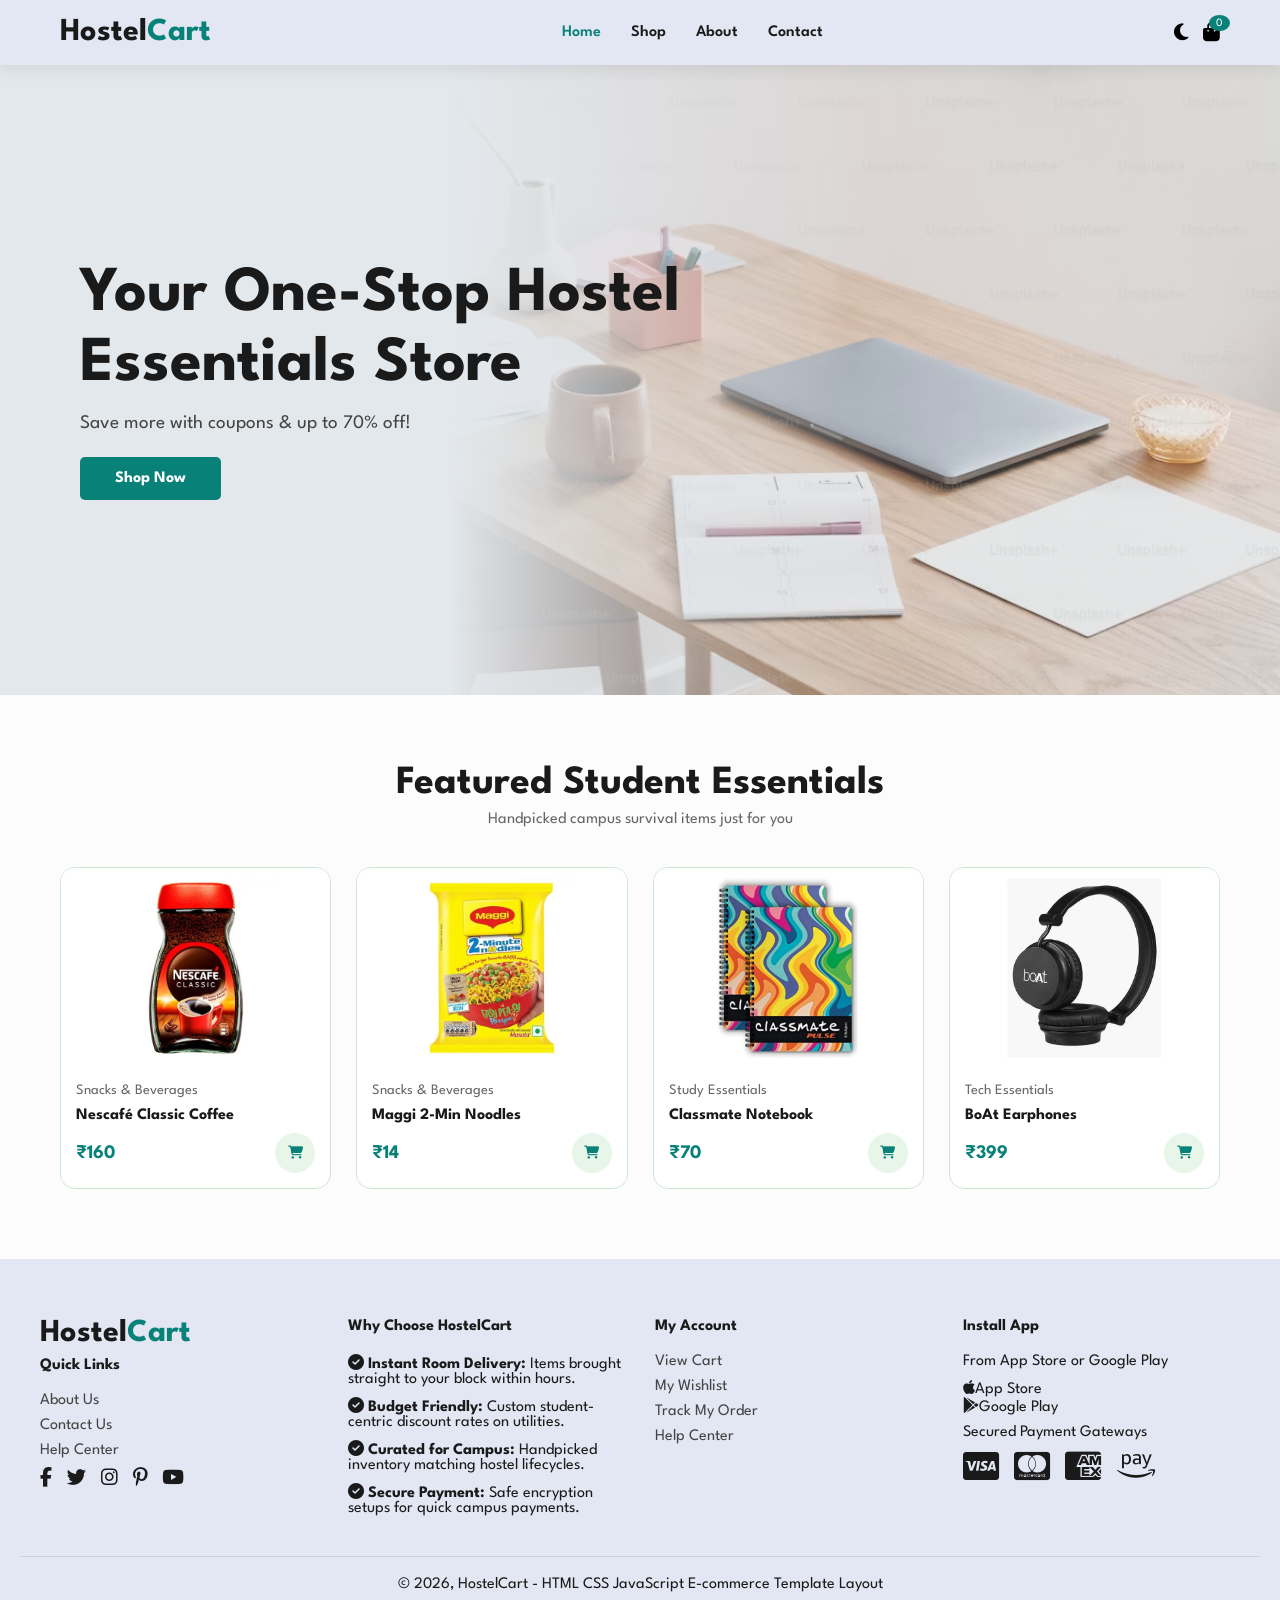
<file: index.html>
<!DOCTYPE html>
<html lang="en">
<head>
    <meta charset="UTF-8">
    <meta name="viewport" content="width=device-width, initial-scale=1.0">
    <title>HostelCart</title>

    <!-- Fonts & Icons -->
    <link href="https://fonts.googleapis.com/css2?family=League+Spartan:wght@300;400;500;600;700&display=swap" rel="stylesheet">
    <link rel="stylesheet" href="https://cdnjs.cloudflare.com/ajax/libs/font-awesome/6.4.0/css/all.min.css">
    <link rel="stylesheet" href="style.css">
</head>

<body>

    <!-- Header Navigation -->
    <header>
        <div class="nav-container">
            <a href="index.html" class="logo">Hostel<span>Cart</span></a>

            <ul class="nav-links">
                <li><a id="nav-home" class="active" onclick="switchView('home')">Home</a></li>
                <li><a id="nav-shop" onclick="switchView('shop')">Shop</a></li>
                <li><a href="about.html">About</a></li>
                <li><a href="contact.html">Contact</a></li>
            </ul>

            <div class="nav-actions">
                <button class="nav-btn" id="theme-toggle" title="Toggle Theme">
                    <i class="fas fa-moon"></i>
                </button>

                <button class="nav-btn" onclick="switchView('cart')" title="View Cart">
                    <i class="fas fa-shopping-bag"></i>
                    <span class="badge" id="cart-count">0</span>
                </button>
            </div>
        </div>
    </header>


    <!-- HOME VIEW -->
    <div id="view-home" class="page-view">

        <section class="hero-banner">
            <div class="hero-content">
                <h1>Your One-Stop Hostel Essentials Store</h1>
                <p>Save more with coupons & up to 70% off!</p>
                <button class="hero-btn" onclick="switchView('shop')">Shop Now</button>
            </div>
        </section>

        <section class="store-container">
            <div class="section-header">
                <h2>Featured Student Essentials</h2>
                <p>Handpicked campus survival items just for you</p>
            </div>

            <div class="products-grid" id="featured-grid"></div>
        </section>

    </div>

    <!-- SHOP VIEW -->
    <div id="view-shop" class="page-view hidden">
        <section class="store-container">
            <div class="section-header">
                <h2>Our Full Catalog</h2>
                <p>Filter through your daily hostel requirements instantly</p>
            </div>

            <div class="controls-row">
                <div class="search-wrapper">
                    <i class="fas fa-search"></i>
                    <input
                        type="text"
                        id="search-input"
                        placeholder="Search item..."
                        oninput="filterProducts()">
                </div>

                <div class="categories-nav" id="category-filters"></div>
            </div>

            <div class="products-grid" id="products-grid"></div>
        </section>
    </div>

    <!-- CART VIEW -->
    <div id="view-cart" class="page-view hidden">

        <section class="store-container">

            <div class="section-header">
                <h2>Your Shopping Cart</h2>
                <p>Review your selection before finalizing your orders</p>
            </div>

            <div class="cart-page-layout">

                <div class="cart-items-wrapper" id="cart-items-container">
                    <!-- Dynamic Cart Items Go Here -->
                </div>

                <div class="checkout-sidebar">
                    <h3 class="sidebar-header">Order Summary</h3>

                    <div class="coupon-box">
                        <input type="text" id="coupon-input" placeholder="Enter coupon code">
                        <button onclick="applyCoupon()">Apply</button>
                    </div>

                    <div class="billing-breakdown">

                        <div class="bill-row">
                            <span>Subtotal</span>
                            <span id="subtotal-val">₹0</span>
                        </div>

                        <div class="bill-row">
                            <span>Delivery Fee</span>
                            <span id="delivery-val">₹0</span>
                        </div>

                        <div class="bill-row">
                            <span>Discount</span>
                            <span id="discount-val">0%</span>
                        </div>

                        <div class="bill-row font-total">
                            <span>Total</span>
                            <span id="total-val">₹0</span>
                        </div>

                        <button class="grand-checkout-btn" onclick="checkout()">
                            Proceed to Checkout
                        </button>

                    </div>

                </div>

            </div>

        </section>

    </div>


    <!-- Footer -->
    <footer id="footer-section">

        <div class="footer-container">

            <div class="footer-col border-col">

                <h3 class="logo footer-logo">Hostel<span>Cart</span></h3>

                <h4>Quick Links</h4>

                <a href="about.html">About Us</a>
                <a href="contact.html">Contact Us</a>
                <a href="#">Help Center</a>

                <div class="social-icons">
                    <i class="fab fa-facebook-f"></i>
                    <i class="fab fa-twitter"></i>
                    <i class="fab fa-instagram"></i>
                    <i class="fab fa-pinterest-p"></i>
                    <i class="fab fa-youtube"></i>
                </div>

            </div>


            <div class="footer-col reason-col">

                <h4>Why Choose HostelCart</h4>

                <p><i class="fas fa-check-circle"></i> <strong>Instant Room Delivery:</strong> Items brought straight to your block within hours.</p>

                <p><i class="fas fa-check-circle"></i> <strong>Budget Friendly:</strong> Custom student-centric discount rates on utilities.</p>

                <p><i class="fas fa-check-circle"></i> <strong>Curated for Campus:</strong> Handpicked inventory matching hostel lifecycles.</p>

                <p><i class="fas fa-check-circle"></i> <strong>Secure Payment:</strong> Safe encryption setups for quick campus payments.</p>

            </div>


            <div class="footer-col">

                <h4>My Account</h4>

                <a href="#" onclick="switchView('cart')">View Cart</a>
                <a href="#" onclick="switchView('shop')">My Wishlist</a>
                <a href="#">Track My Order</a>
                <a href="#">Help Center</a>

            </div>


            <div class="footer-col install-col">

                <h4>Install App</h4>

                <p>From App Store or Google Play</p>

                <div class="app-badges">
                    <div class="app-btn"><i class="fab fa-apple"></i><span>App Store</span></div>
                    <div class="app-btn"><i class="fab fa-google-play"></i><span>Google Play</span></div>
                </div>

                <p>Secured Payment Gateways</p>

                <div class="pay-brands">
                    <i class="fab fa-cc-visa"></i>
                    <i class="fab fa-cc-mastercard"></i>
                    <i class="fab fa-cc-amex"></i>
                    <i class="fab fa-amazon-pay"></i>
                </div>

            </div>

        </div>

        <div class="footer-bottom">
            <p>© 2026, HostelCart - HTML CSS JavaScript E-commerce Template Layout</p>
        </div>

    </footer>

   <div id="toast">
        <span id="toast-text"></span>
        <a href="#" onclick="switchView('cart')">Go to Cart</a>
    </div>

    <script src="script.js"></script>

</body>
</html>
</file>
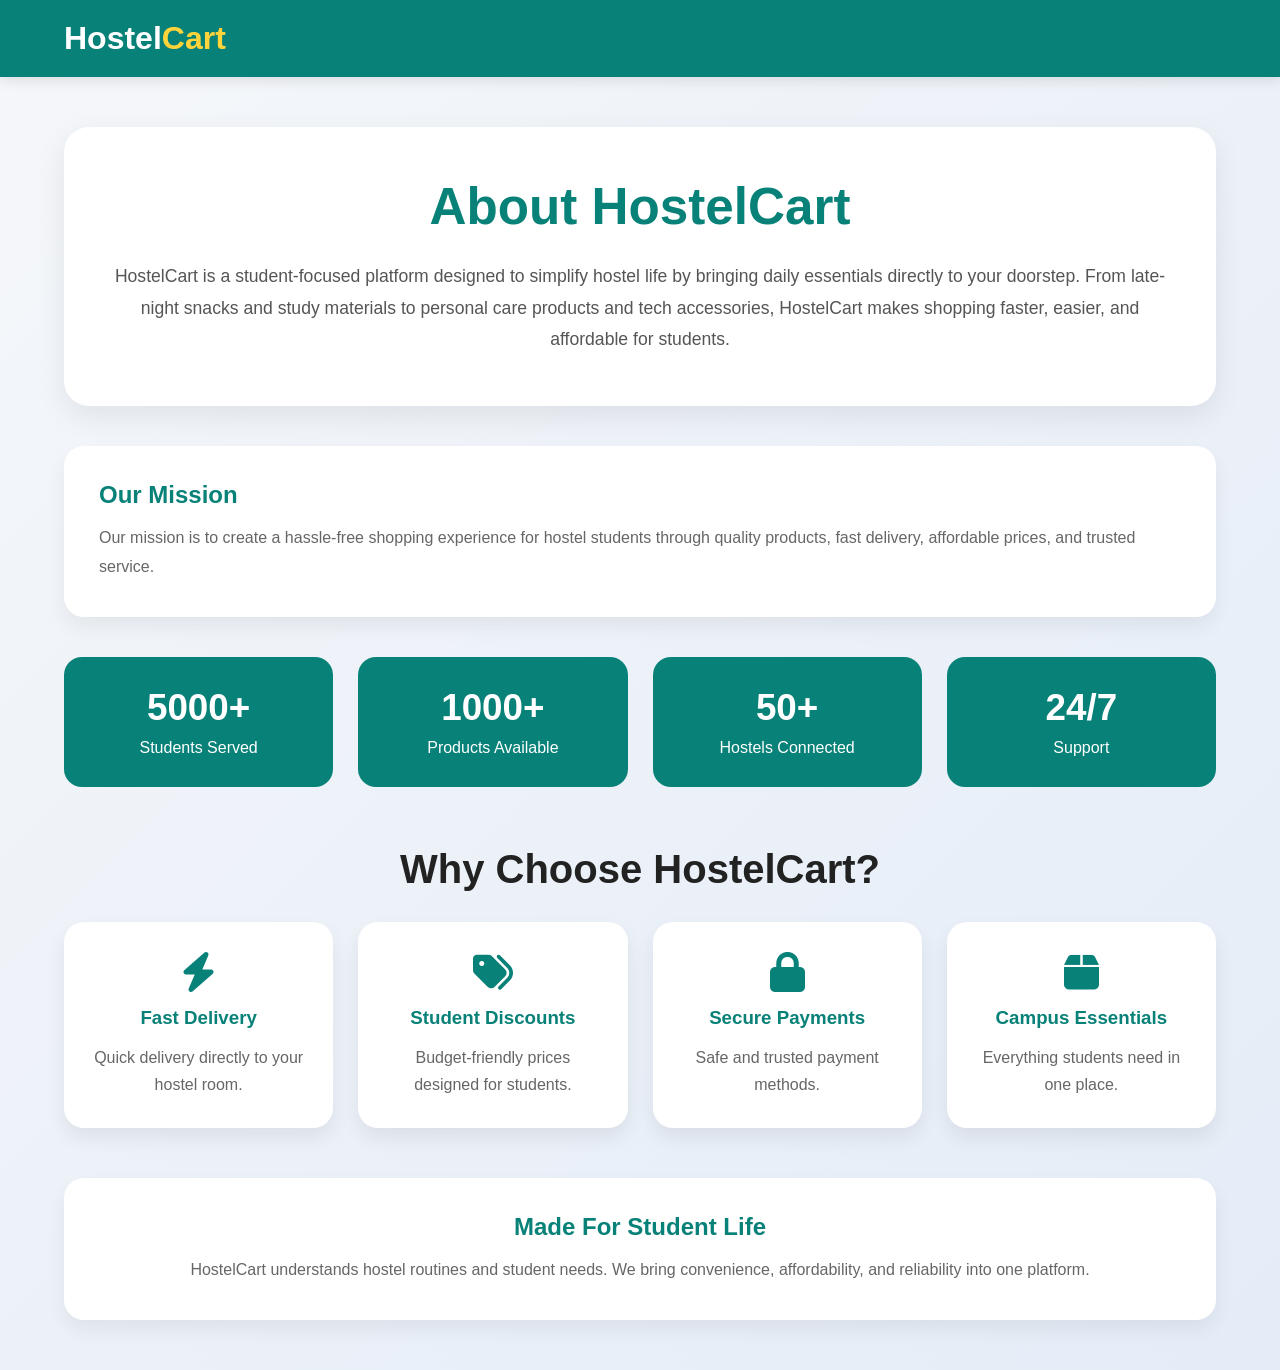
<file: about.html>
<!-- Why Choose HostelCart Section -->

<!DOCTYPE html>
<html lang="en">

<head>
    <meta charset="UTF-8">
    <meta name="viewport" content="width=device-width, initial-scale=1.0">
    <title>About HostelCart</title>

    <link rel="stylesheet" href="https://cdnjs.cloudflare.com/ajax/libs/font-awesome/6.4.0/css/all.min.css">

    <link rel="stylesheet" href="about.css">
</head>

<body>

    <header>
        <div class="nav-container">
            <a href="index.html" class="logo">
                Hostel<span>Cart</span>
            </a>
        </div>
    </header>

    <div class="about-container">

        <div class="about-hero">

            <h1>About HostelCart</h1>

            <p>
                HostelCart is a student-focused platform designed to simplify hostel life by bringing daily essentials directly to your doorstep.
                From late-night snacks and study materials to personal care products and tech accessories, HostelCart makes shopping faster,
                easier, and affordable for students.
            </p>

        </div>

        <div class="about-mission">

            <h2>Our Mission</h2>

            <p>
                Our mission is to create a hassle-free shopping experience for hostel students through quality products,
                fast delivery, affordable prices, and trusted service.
            </p>

        </div>

        <div class="stats-section">

            <div class="stat-box">
                <h2>5000+</h2>
                <p>Students Served</p>
            </div>

            <div class="stat-box">
                <h2>1000+</h2>
                <p>Products Available</p>
            </div>

            <div class="stat-box">
                <h2>50+</h2>
                <p>Hostels Connected</p>
            </div>

            <div class="stat-box">
                <h2>24/7</h2>
                <p>Support</p>
            </div>

        </div>

        <h2 class="about-title">
            Why Choose HostelCart?
        </h2>

        <div class="about-grid">

            <div class="about-card">
                <i class="fas fa-bolt"></i>
                <h3>Fast Delivery</h3>
                <p>Quick delivery directly to your hostel room.</p>
            </div>

            <div class="about-card">
                <i class="fas fa-tags"></i>
                <h3>Student Discounts</h3>
                <p>Budget-friendly prices designed for students.</p>
            </div>

            <div class="about-card">
                <i class="fas fa-lock"></i>
                <h3>Secure Payments</h3>
                <p>Safe and trusted payment methods.</p>
            </div>

            <div class="about-card">
                <i class="fas fa-box"></i>
                <h3>Campus Essentials</h3>
                <p>Everything students need in one place.</p>
            </div>

        </div>

        <div class="about-footer">

            <h2>Made For Student Life</h2>

            <p>
                HostelCart understands hostel routines and student needs. We bring convenience,
                affordability, and reliability into one platform.
            </p>

        </div>

    </div>

</body>

</html>
</file>
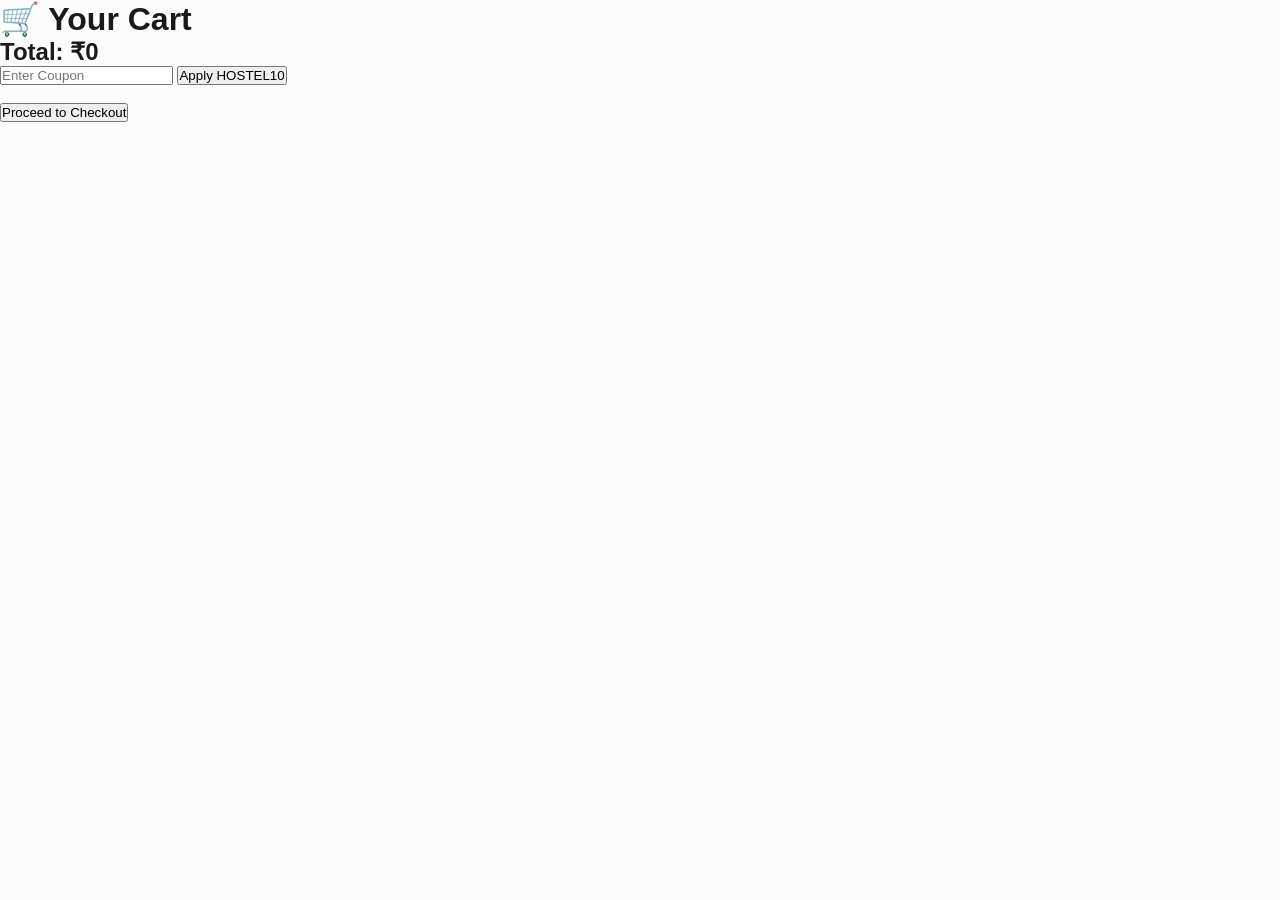
<file: cart.html>
<!DOCTYPE html>
<html lang="en">
<head>
    <meta charset="UTF-8">
    <meta name="viewport" content="width=device-width, initial-scale=1.0">
    <title>Cart - Hostel Mart</title>
    <link rel="stylesheet" href="style.css">
</head>
<body>

<h1>🛒 Your Cart</h1>

<div id="cart-container"></div>

<h2>Total: ₹<span id="total">0</span></h2>

<input type="text" id="coupon" placeholder="Enter Coupon">

<button onclick="applyCoupon()">
Apply HOSTEL10
</button>

<br><br>

<a href="checkout.html">
<button>Proceed to Checkout</button>
</a>

<script src="script.js"></script>

</body>
</html>
</file>
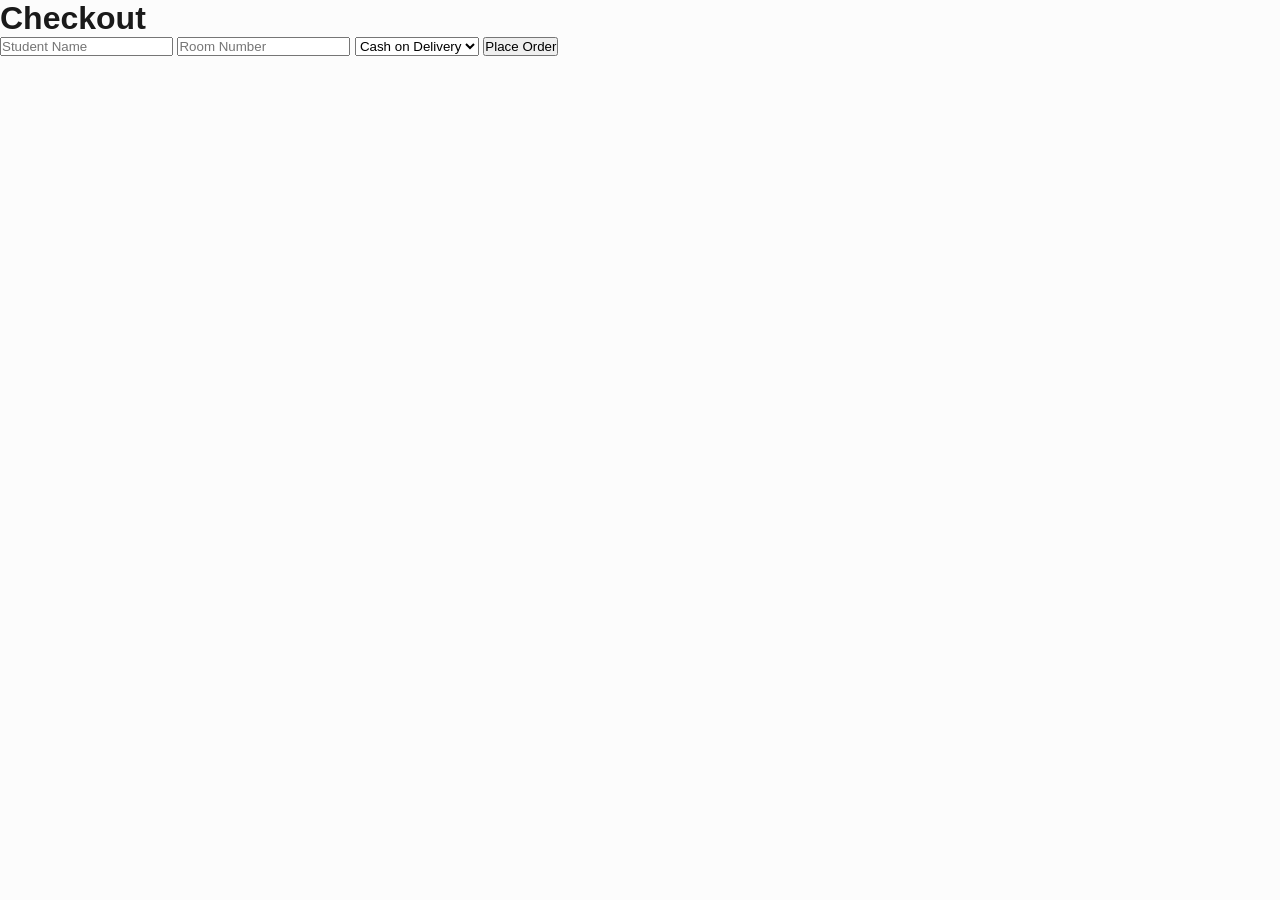
<file: checkout.html>
<!DOCTYPE html>
<html lang="en">
<head>
<meta charset="UTF-8">
<meta name="viewport" content="width=device-width, initial-scale=1.0">
<title>Checkout</title>
<link rel="stylesheet" href="style.css">
</head>
<body>

<div class="checkout-box">

<h1>Checkout</h1>

<input type="text" id="name" placeholder="Student Name">

<input type="text" id="room" placeholder="Room Number">

<select id="payment">
<option>Cash on Delivery</option>
<option>UPI</option>
</select>

<button onclick="placeOrder()">
Place Order
</button>

</div>

<script src="script.js"></script>

</body>
</html>
</file>
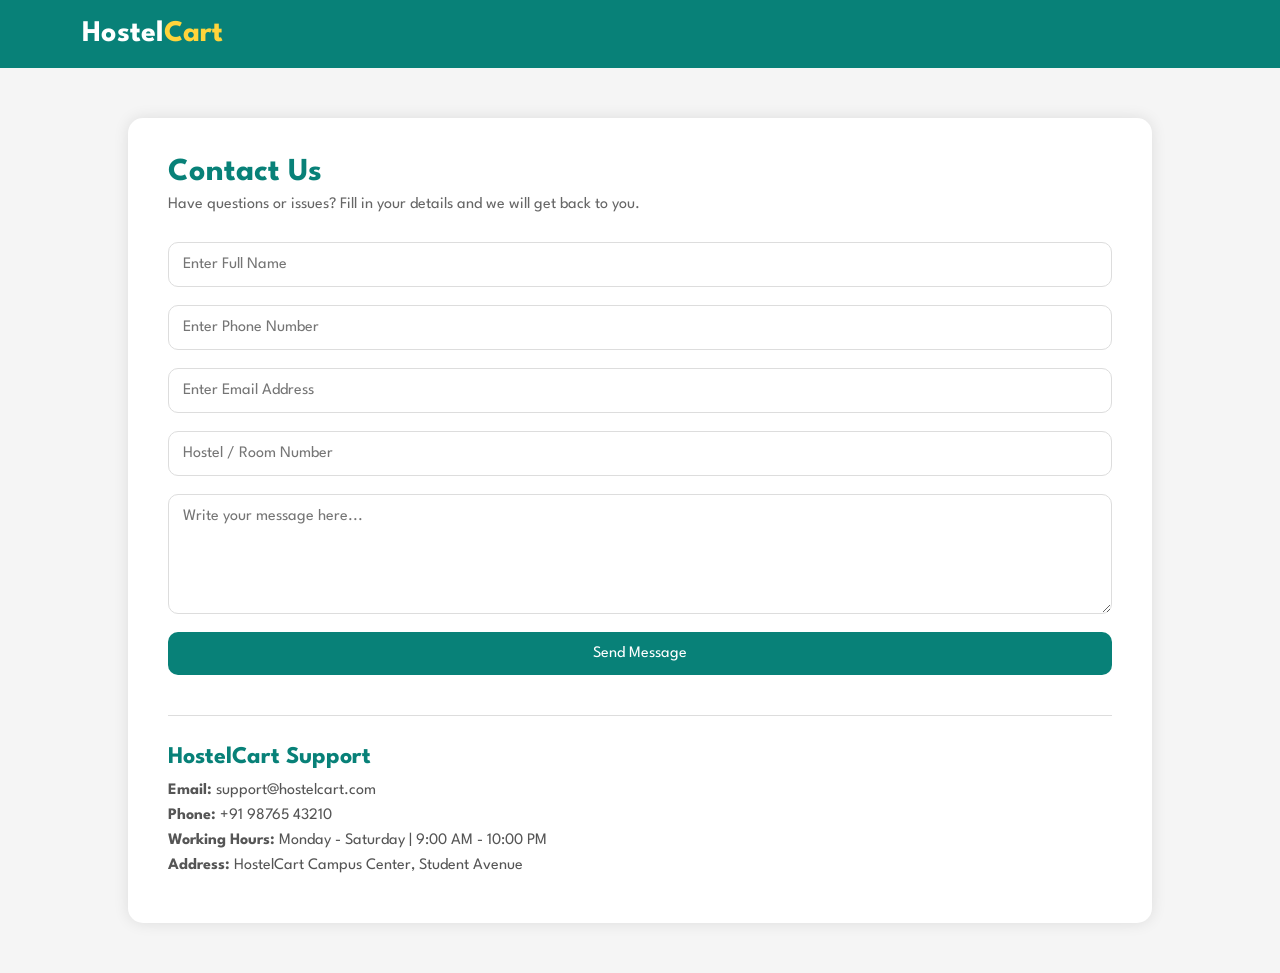
<file: contact.html>
<!DOCTYPE html>
<html lang="en">

<head>
    <meta charset="UTF-8">
    <meta name="viewport" content="width=device-width, initial-scale=1.0">
    <title>Contact HostelCart</title>

    <link href="https://fonts.googleapis.com/css2?family=League+Spartan:wght@300;400;500;600;700&display=swap" rel="stylesheet">

    <link rel="stylesheet" href="contact.css">
</head>

<body>

    <header>
        <div class="nav-container">
            <a href="index.html" class="logo">
                Hostel<span>Cart</span>
            </a>
        </div>
    </header>

    <div class="contact-container">

        <h1>Contact Us</h1>

        <p class="subtitle">
            Have questions or issues? Fill in your details and we will get back to you.
        </p>

        <form class="contact-form">

            <input
                type="text"
                placeholder="Enter Full Name"
                required
            >

            <input
                type="tel"
                placeholder="Enter Phone Number"
                required
            >

            <input
                type="email"
                placeholder="Enter Email Address"
                required
            >

            <input
                type="text"
                placeholder="Hostel / Room Number"
            >

            <textarea
                rows="6"
                placeholder="Write your message here..."
            ></textarea>

            <button type="submit">
                Send Message
            </button>

        </form>

        <div class="contact-info">

            <h2>HostelCart Support</h2>

            <p>
                <strong>Email:</strong>
                support@hostelcart.com
            </p>

            <p>
                <strong>Phone:</strong>
                +91 98765 43210
            </p>

            <p>
                <strong>Working Hours:</strong>
                Monday - Saturday | 9:00 AM - 10:00 PM
            </p>

            <p>
                <strong>Address:</strong>
                HostelCart Campus Center, Student Avenue
            </p>

        </div>

    </div>

</body>

</html>
</file>
<file: style.css>
:root{
    --bg-color:#fcfcfc;
    --card-bg:#ffffff;
    --text-color:#1a1a1a;
    --text-muted:#666;
    --primary-color:#088178;
    --primary-hover:#06655e;
    --border-color:#cce7d0;
}

[data-theme="dark"]{
    --bg-color:#0f172a;
    --card-bg:#1e293b;
    --text-color:#f8fafc;
    --text-muted:#94a3b8;
    --primary-color:#10b981;
    --primary-hover:#059669;
    --border-color:#334155;
}

*{
    margin:0;
    padding:0;
    box-sizing:border-box;
    font-family:'League Spartan',sans-serif;
}

html{
    scroll-behavior:smooth;
}

body{
    background:var(--bg-color);
    color:var(--text-color);
}

.hidden{
    display:none !important;
}

/* ================= HEADER ================= */

header{
    position:sticky;
    top:0;
    z-index:1000;
    background:#E3E6F3;
    box-shadow:0 5px 15px rgba(0,0,0,.08);
}

.nav-container{
    max-width:1200px;
    margin:auto;
    padding:18px 20px;
    display:flex;
    justify-content:space-between;
    align-items:center;
    gap:20px;
}

.logo{
    text-decoration:none;
    font-size:2rem;
    font-weight:700;
    color:#1a1a1a;
}

.logo span{
    color:var(--primary-color);
}

.nav-links{
    display:flex;
    gap:30px;
    list-style:none;
}

.nav-links a{
    cursor:pointer;
    text-decoration:none;
    color:#1a1a1a;
    font-weight:600;
}

.nav-links a:hover,
.nav-links a.active{
    color:var(--primary-color);
}

.nav-actions{
    display:flex;
    gap:15px;
}

.nav-btn{
    border:none;
    background:none;
    cursor:pointer;
    font-size:1.2rem;
    position:relative;
}

.badge{
    position:absolute;
    top:-8px;
    right:-10px;
    background:var(--primary-color);
    color:#fff;
    border-radius:50%;
    font-size:.7rem;
    padding:3px 7px;
}

/* ================= HERO ================= */

.hero-banner{
    height:70vh;
    background-image:url("newfolder/p3.avif");
    background-size:cover;
    background-position:center;
    display:flex;
    align-items:center;
    padding:0 80px;
    position:relative;
}

.hero-banner::after {
    content: '';
    position: absolute;
    top: 0; right: 0; bottom: 0; left: 0;
    background: linear-gradient(90deg, #E3E8EC 35%, rgba(227,232,236,0.2) 70%);
}

/* .hero-banner::before{
    content:"";
    position:absolute;
    inset:0;
    background:rgba(255,255,255,.55);
} */

.hero-content{
    position:relative;
    max-width:600px;
    z-index:2;
}

.hero-content h1{
    font-size:4rem;
    line-height:1.1;
    margin-bottom:15px;
}

.hero-content p{
    font-size:1.2rem;
    color:#444;
    margin-bottom:25px;
}

.hero-btn{
    border:none;
    background:var(--primary-color);
    color:#fff;
    padding:14px 35px;
    border-radius:5px;
    cursor:pointer;
    font-size:1rem;
    font-weight:700;
}

.hero-btn:hover{
    background:var(--primary-hover);
}

/* ================= COMMON ================= */

.store-container{
    max-width:1200px;
    margin:70px auto;
    padding:0 20px;
}

.section-header{
    text-align:center;
    margin-bottom:40px;
}

.section-header h2{
    font-size:2.5rem;
    margin-bottom:10px;
}

.section-header p{
    color:var(--text-muted);
}

/* ================= FEATURES ================= */

.features-grid{
    display:grid;
    grid-template-columns:repeat(auto-fit,minmax(250px,1fr));
    gap:25px;
}

.feature-box{
    background:var(--card-bg);
    border:1px solid var(--border-color);
    padding:25px;
    border-radius:12px;
    text-align:center;
}

.feature-icon{
    font-size:2rem;
    color:var(--primary-color);
    margin-bottom:15px;
}

/* ================= SEARCH ================= */

.controls-row{
    display:flex;
    justify-content:space-between;
    gap:20px;
    flex-wrap:wrap;
    margin-bottom:30px;
}

.search-wrapper{
    position:relative;
    width:350px;
    max-width:100%;
}

.search-wrapper input{
    width:100%;
    padding:12px 15px 12px 40px;
    border:1px solid #ddd;
    border-radius:5px;
}

.search-wrapper i{
    position:absolute;
    left:12px;
    top:50%;
    transform:translateY(-50%);
}

.categories-nav{
    display:flex;
    gap:10px;
    flex-wrap:wrap;
}

.cat-tab{
    border:1px solid var(--border-color);
    background:var(--card-bg);
    padding:10px 18px;
    border-radius:6px;
    cursor:pointer;
    font-weight:600;
}

.cat-tab.active,
.cat-tab:hover{
    background:#E3E6F3;
    color:var(--primary-color);
}

/* ================= PRODUCTS ================= */

.products-grid{
    display:grid;
    grid-template-columns:repeat(auto-fill,minmax(240px,1fr));
    gap:25px;
}

.product-card{
    background:var(--card-bg);
    border:1px solid var(--border-color);
    border-radius:15px;
    overflow:hidden;
    transition:.3s;
}

.product-card:hover{
    transform:translateY(-5px);
}

.discount-badge{
    position:absolute;
    top:12px;
    left:12px;
    background:#f3f4f6;
    color:#555;
    font-size:14px;
    font-weight:600;
    padding:6px 10px;
    border-radius:8px;
    z-index:100;
    box-shadow:0 2px 6px rgba(0,0,0,0.08);
}

.img-container{
    height:200px;
    background:#ffffff;
    display:flex;
    justify-content:center;
    align-items:center;
    font-size:4rem;
    overflow:hidden;
}

.img-container img{
    width:90%;
    height:90%;
    object-fit:contain;
    object-position:center 70%;
    transform:scale(1);
}


.card-details{
    padding:15px;
}

.brand{
    color:var(--text-muted);
    font-size:.9rem;
}

.title{
    margin:10px 0;
}

.card-footer{
    display:flex;
    justify-content:space-between;
    align-items:center;
}

.price{
    color:var(--primary-color);
    font-size:1.2rem;
    font-weight:700;
}

.cart-action-btn{
    width:40px;
    height:40px;
    border:none;
    border-radius:50%;
    cursor:pointer;
    background:#e8f6ea;
    color:var(--primary-color);
}

.cart-action-btn:hover{
    background:var(--primary-color);
    color:#fff;
}

/* ================= CART ================= */

.cart-page-layout{
    display:grid;
    grid-template-columns:2fr 1fr;
    gap:30px;
}

.cart-items-wrapper,
.checkout-sidebar{
    background:var(--card-bg);
    border:1px solid var(--border-color);
    border-radius:12px;
    padding:20px;
}

.coupon-box{
    display:flex;
    gap:10px;
    margin:20px 0;
}

.coupon-box input{
    flex:1;
    padding:12px;
    border:1px solid #ddd;
    border-radius:8px;
    outline:none;
}

.coupon-box button{
    padding:12px 18px;
    border:none;
    border-radius:8px;
    background:#088178;
    color:white;
    cursor:pointer;
    font-weight:600;
}

.cart-list-item {
    display: flex;
    align-items: center;
    gap: 1.5rem;
    padding: 1rem;
    margin-bottom: 1rem;
    background: var(--card-bg, #fff);
    border: 1px solid var(--border-color, #e2e8f0);
    border-radius: 12px;
    width: 100%; /* Ensures it fills up the left wrapper area */
}

/* Image Wrapper Box */
.cart-img {
    width: 90px;
    height: 90px;
    flex-shrink: 0;
    border-radius: 10px;
    overflow: hidden;
    background: #f9f9f9;
    display: flex;
    justify-content: center;
    align-items: center;
}

.cart-img img {
    width: 100%;
    height: 100%;
    object-fit: cover;
}

/* Metadata Layout (Fixes the vertical squishing) */
.cart-meta {
    display: flex;
    flex-direction: row; /* Spreads content horizontally across the wide card */
    align-items: center;
    justify-content: space-between; /* Pushes items across the width */
    width: 100%; /* Spans across the entire rest of the row */
    gap: 1rem;
}

/* Title & Price group styling */
.cart-meta h5 {
    font-size: 1.1rem;
    font-weight: 600;
    margin: 0;
    flex: 2; /* Gives text plenty of space to stay on line */
    min-width: 150px;
}

.cart-meta p {
    font-size: 1.1rem;
    font-weight: 700;
    color: var(--primary-color, #088178);
    margin: 0;
    flex: 1;
}

.quantity-cluster{
    display:flex;
    align-items:center;
    gap:10px;
    
}

.cluster-btn{
    width:28px;
    height:28px;
    border:none;
    cursor:pointer;
    display:flex;
    align-items:center;
    justify-content:center;
}
.bill-row{
    display:flex;
    justify-content:space-between;
    margin-bottom:12px;
}

.font-total{
    font-size:1.2rem;
    font-weight:700;
}

.grand-checkout-btn{
    width:100%;
    margin-top:15px;
    padding:14px;
    border:none;
    border-radius:5px;
    background:var(--primary-color);
    color:#fff;
    cursor:pointer;
}

/* ================= FOOTER ================= */

footer{
    background:#E3E6F3;
    padding:60px 20px 20px;
}

.footer-container{
    max-width:1200px;
    margin:auto;
    display:grid;
    grid-template-columns:repeat(auto-fit,minmax(220px,1fr));
    gap:30px;
}

.footer-col{
    display:flex;
    flex-direction:column;
    gap:10px;
}

.footer-col h4{
    margin-bottom:10px;
}

.footer-col a{
    text-decoration:none;
    color:#444;
}

.social-icons{
    display:flex;
    gap:15px;
    font-size:1.2rem;
}

.pay-brands{
    display:flex;
    gap:15px;
    font-size:2rem;
}

.footer-bottom{
    text-align:center;
    margin-top:40px;
    border-top:1px solid rgba(0,0,0,.1);
    padding-top:20px;
}

/* ================= RESPONSIVE ================= */

@media(max-width:992px){

    .cart-page-layout{
        grid-template-columns:1fr;
    }

    .hero-content h1{
        font-size:3rem;
    }
}

@media(max-width:768px){

    .nav-container{
        flex-direction:column;
    }

    .nav-links{
        flex-wrap:wrap;
        justify-content:center;
        gap:15px;
    }

    .hero-banner{
        padding:0 25px;
        height:60vh;
        text-align:center;
        justify-content:center;
    }

    .hero-content h1{
        font-size:2.3rem;
    }

    .section-header h2{
        font-size:2rem;
    }

    .footer-col{
        text-align:center;
        align-items:center;
    }
}

@media(max-width:480px){

    .hero-content h1{
        font-size:1.9rem;
    }

    .hero-content p{
        font-size:1rem;
    }

    .products-grid{
        grid-template-columns:1fr;
    }
}

#toast{
    position:fixed;
    bottom:30px;
    left:50%;
    transform:translateX(-50%);
    background:#088178;
    color:white;
    padding:14px 25px;
    border-radius:10px;
    font-size:16px;
    font-weight:600;
    opacity:0;
    visibility:hidden;
    transition:0.4s;
    z-index:9999;
}

#toast.show{
    opacity:1;
    visibility:visible;
    bottom:50px;
}

#toast a{
    color:#fff;
    text-decoration:underline;
    margin-left:10px;
    font-weight:700;
}
</file>
<file: about.css>
*{
    margin:0;
    padding:0;
    box-sizing:border-box;
    font-family:'League Spartan',sans-serif;
}

body{
    background:linear-gradient(135deg,#f5f7fa,#e4ecf7);
    min-height:100vh;
}

/* HEADER */

header{
    background:#088178;
    padding:20px 0;
    box-shadow:0 4px 12px rgba(0,0,0,.1);
}

.nav-container{
    width:90%;
    margin:auto;
}

.logo{
    text-decoration:none;
    color:white;
    font-size:2rem;
    font-weight:700;
}

.logo span{
    color:#ffd43b;
}

/* MAIN BOX */

.about-container{
    width:90%;
    max-width:1200px;
    margin:50px auto;
}

/* TOP SECTION */

.about-hero{
    background:white;
    border-radius:25px;
    padding:50px;
    text-align:center;
    box-shadow:0 10px 30px rgba(0,0,0,.08);
}

.about-hero h1{
    font-size:3.2rem;
    color:#088178;
    margin-bottom:25px;
}

.about-hero p{
    font-size:1.1rem;
    line-height:1.8;
    color:#555;
}

/* MISSION */

.about-mission{
    margin-top:40px;
    background:white;
    padding:35px;
    border-radius:20px;
    box-shadow:0 10px 20px rgba(0,0,0,.06);
}

.about-mission h2{
    color:#088178;
    margin-bottom:15px;
}

.about-mission p{
    color:#666;
    line-height:1.8;
}

/* STATS */

.stats-section{
    display:grid;
    grid-template-columns:repeat(auto-fit,minmax(220px,1fr));
    gap:25px;
    margin-top:40px;
}

.stat-box{
    background:#088178;
    color:white;
    padding:30px;
    text-align:center;
    border-radius:18px;
    transition:.4s;
}

.stat-box:hover{
    transform:translateY(-10px);
}

.stat-box h2{
    font-size:2.3rem;
    margin-bottom:10px;
}

/* FEATURES */

.about-title{
    text-align:center;
    margin:60px 0 30px;
    font-size:2.5rem;
    color:#222;
}

.about-grid{
    display:grid;
    grid-template-columns:repeat(auto-fit,minmax(250px,1fr));
    gap:25px;
}

.about-card{
    background:white;
    padding:30px;
    border-radius:20px;
    text-align:center;
    box-shadow:0 10px 20px rgba(0,0,0,.07);
    transition:.4s;
}

.about-card:hover{
    transform:translateY(-10px);
}

.about-card h3{
    color:#088178;
    margin:15px 0;
}

.about-card p{
    color:#666;
    line-height:1.7;
}

.about-card i{
    font-size:40px;
    color:#088178;
}

/* FOOTER BOX */

.about-footer{
    margin-top:50px;
    background:white;
    padding:35px;
    text-align:center;
    border-radius:20px;
    box-shadow:0 10px 20px rgba(0,0,0,.06);
}

.about-footer h2{
    color:#088178;
    margin-bottom:15px;
}

.about-footer p{
    color:#666;
    line-height:1.8;
}

@media(max-width:768px){

.about-hero{
padding:30px;
}

.about-hero h1{
font-size:2.2rem;
}

.about-title{
font-size:2rem;
}

}
</file>
<file: contact.css>
* {
    margin: 0;
    padding: 0;
    box-sizing: border-box;
    font-family: 'League Spartan', sans-serif;
}

body {
    background-color: #f5f5f5;
}

header {
    background-color: #088178;
    padding: 20px;
}

.nav-container {
    width: 90%;
    margin: auto;
}

.logo {
    color: white;
    text-decoration: none;
    font-size: 30px;
    font-weight: 700;
}

.logo span {
    color: #ffd43b;
}

.contact-container {
    width: 80%;
    margin: 50px auto;
    padding: 40px;
    background: white;
    border-radius: 15px;
    box-shadow: 0 0 15px rgba(0,0,0,0.1);
}

.contact-container h1 {
    color: #088178;
    margin-bottom: 10px;
}

.subtitle {
    color: #666;
    margin-bottom: 30px;
}

.contact-form {
    display: flex;
    flex-direction: column;
}

.contact-form input,
.contact-form textarea {
    width: 100%;
    padding: 14px;
    margin-bottom: 18px;
    border: 1px solid #ddd;
    border-radius: 10px;
    outline: none;
    font-size: 16px;
}

.contact-form input:focus,
.contact-form textarea:focus {
    border-color: #088178;
}

.contact-form button {
    background-color: #088178;
    color: white;
    border: none;
    padding: 14px;
    border-radius: 10px;
    font-size: 16px;
    cursor: pointer;
    transition: 0.3s;
}

.contact-form button:hover {
    opacity: 0.9;
}

.contact-info {
    margin-top: 40px;
    padding-top: 30px;
    border-top: 1px solid #ddd;
}

.contact-info h2 {
    color: #088178;
    margin-bottom: 15px;
}

.contact-info p {
    margin-bottom: 10px;
    color: #555;
}
</file>
